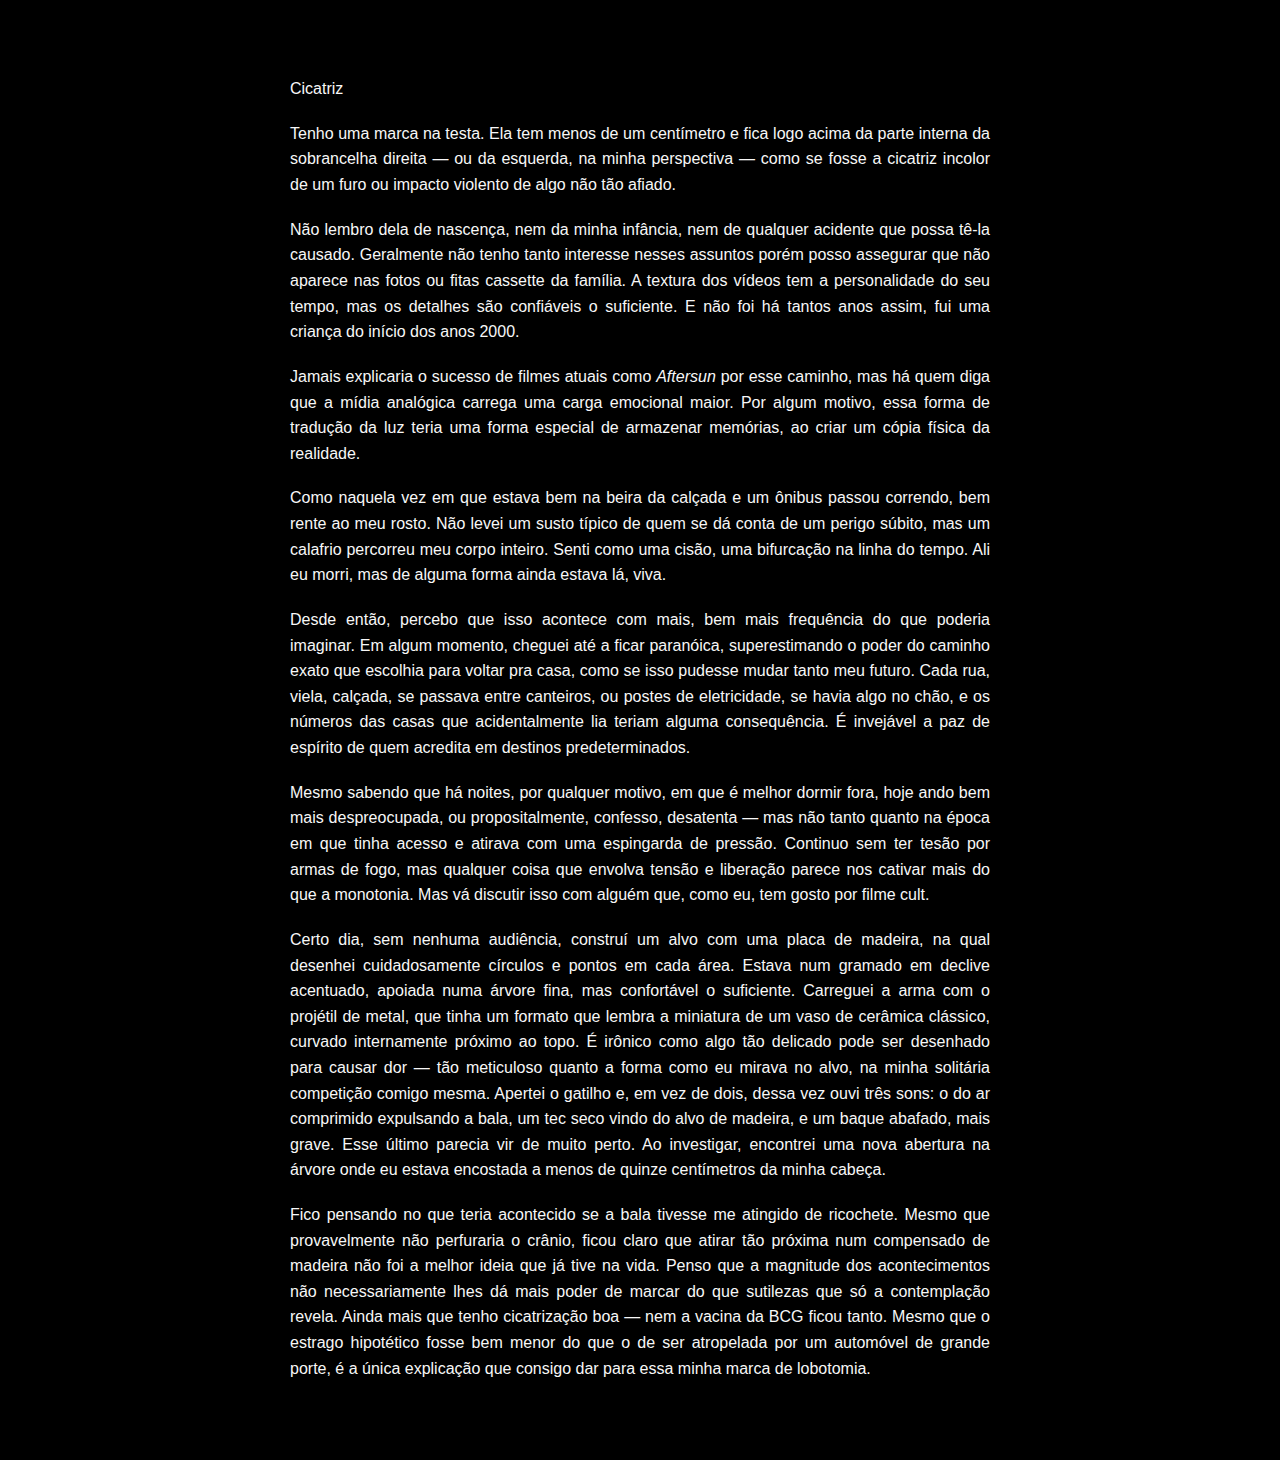
<file: cicatriz/index.html>
<!DOCTYPE html>
<html lang="pt-br">
<head>
  <meta charset="UTF-8">
  <title>Cicatriz</title>
  <style>
    body {
      margin: 0;
      padding: 0;
      background-color: #000000;
      color: #f7f7f7;
      font-family: Helvetica, Arial, sans-serif;
      display: flex;
      justify-content: center;
    }

    .container {
      max-width: 700px;
      padding: 60px 20px;
      text-align: justify;
      line-height: 1.6;
    }

    h1 {
      text-align: left;
      margin-bottom: 1.2em;
    }

    p {
      margin-bottom: 1.2em;
    }
  </style>
</head>
<body>
  <div class="container">
    <p>Cicatriz

    <p>Tenho uma marca na testa. Ela tem menos de um centímetro e fica logo acima da parte interna da sobrancelha direita — ou da esquerda, na minha perspectiva — como se fosse a cicatriz incolor de um furo ou impacto violento de algo não tão afiado.</p>

    <p>Não lembro dela de nascença, nem da minha infância, nem de qualquer acidente que possa tê-la causado. Geralmente não tenho tanto interesse nesses assuntos porém posso assegurar que não aparece nas fotos ou fitas cassette da família. A textura dos vídeos tem a personalidade do seu tempo, mas os detalhes são confiáveis o suficiente. E não foi há tantos anos assim, fui uma criança do início dos anos 2000.</p>

    <p>Jamais explicaria o sucesso de filmes atuais como <em>Aftersun</em> por esse caminho, mas há quem diga que a mídia analógica carrega uma carga emocional maior. Por algum motivo, essa forma de tradução da luz teria uma forma especial de armazenar memórias, ao criar um cópia física da realidade.</p>

    <p>Como naquela vez em que estava bem na beira da calçada e um ônibus passou correndo, bem rente ao meu rosto. Não levei um susto típico de quem se dá conta de um perigo súbito, mas um calafrio percorreu meu corpo inteiro. Senti como uma cisão, uma bifurcação na linha do tempo. Ali eu morri, mas de alguma forma ainda estava lá, viva.</p>

    <p>Desde então, percebo que isso acontece com mais, bem mais frequência do que poderia imaginar. Em algum momento, cheguei até a ficar paranóica, superestimando o poder do caminho exato que escolhia para voltar pra casa, como se isso pudesse mudar tanto meu futuro. Cada rua, viela, calçada, se passava entre canteiros, ou postes de eletricidade, se havia algo no chão, e os números das casas que acidentalmente lia teriam alguma consequência. É invejável a paz de espírito de quem acredita em destinos predeterminados.</p>

    <p>Mesmo sabendo que há noites, por qualquer motivo, em que é melhor dormir fora, hoje ando bem mais despreocupada, ou propositalmente, confesso, desatenta — mas não tanto quanto na época em que tinha acesso e atirava com uma espingarda de pressão. Continuo sem ter tesão por armas de fogo, mas qualquer coisa que envolva tensão e liberação parece nos cativar mais do que a monotonia. Mas vá discutir isso com alguém que, como eu, tem gosto por filme cult.</p>

    <p>Certo dia, sem nenhuma audiência, construí um alvo com uma placa de madeira, na qual desenhei cuidadosamente círculos e pontos em cada área. Estava num gramado em declive acentuado, apoiada numa árvore fina, mas confortável o suficiente. 
Carreguei a arma com o projétil de metal, que tinha um formato que lembra a miniatura de um vaso de cerâmica clássico,
curvado internamente próximo ao topo. É irônico como algo tão delicado pode ser desenhado para causar dor — tão meticuloso
quanto a forma como eu mirava no alvo, na minha solitária competição comigo mesma. Apertei o gatilho e, em vez de dois, 
dessa vez ouvi três sons: o do ar comprimido expulsando a bala, um tec seco vindo do alvo de madeira, e um baque abafado,
mais grave. Esse último parecia vir de muito perto. Ao investigar, encontrei uma nova abertura na árvore onde eu estava 
encostada a menos de quinze centímetros da minha cabeça. 
    <p>Fico pensando no que teria acontecido se a bala tivesse me atingido de ricochete. Mesmo que provavelmente não perfuraria o
crânio, ficou claro que atirar tão próxima num compensado de madeira não foi a melhor ideia que já tive na vida. Penso que a
magnitude dos acontecimentos não necessariamente lhes dá mais poder de marcar do que sutilezas que só a contemplação revela.
Ainda mais que tenho cicatrização boa — nem a vacina da BCG ficou tanto. Mesmo que o estrago hipotético fosse bem menor do
que o de ser atropelada por um automóvel de grande porte, é a única explicação que consigo dar para essa minha marca de 
lobotomia.
</file>
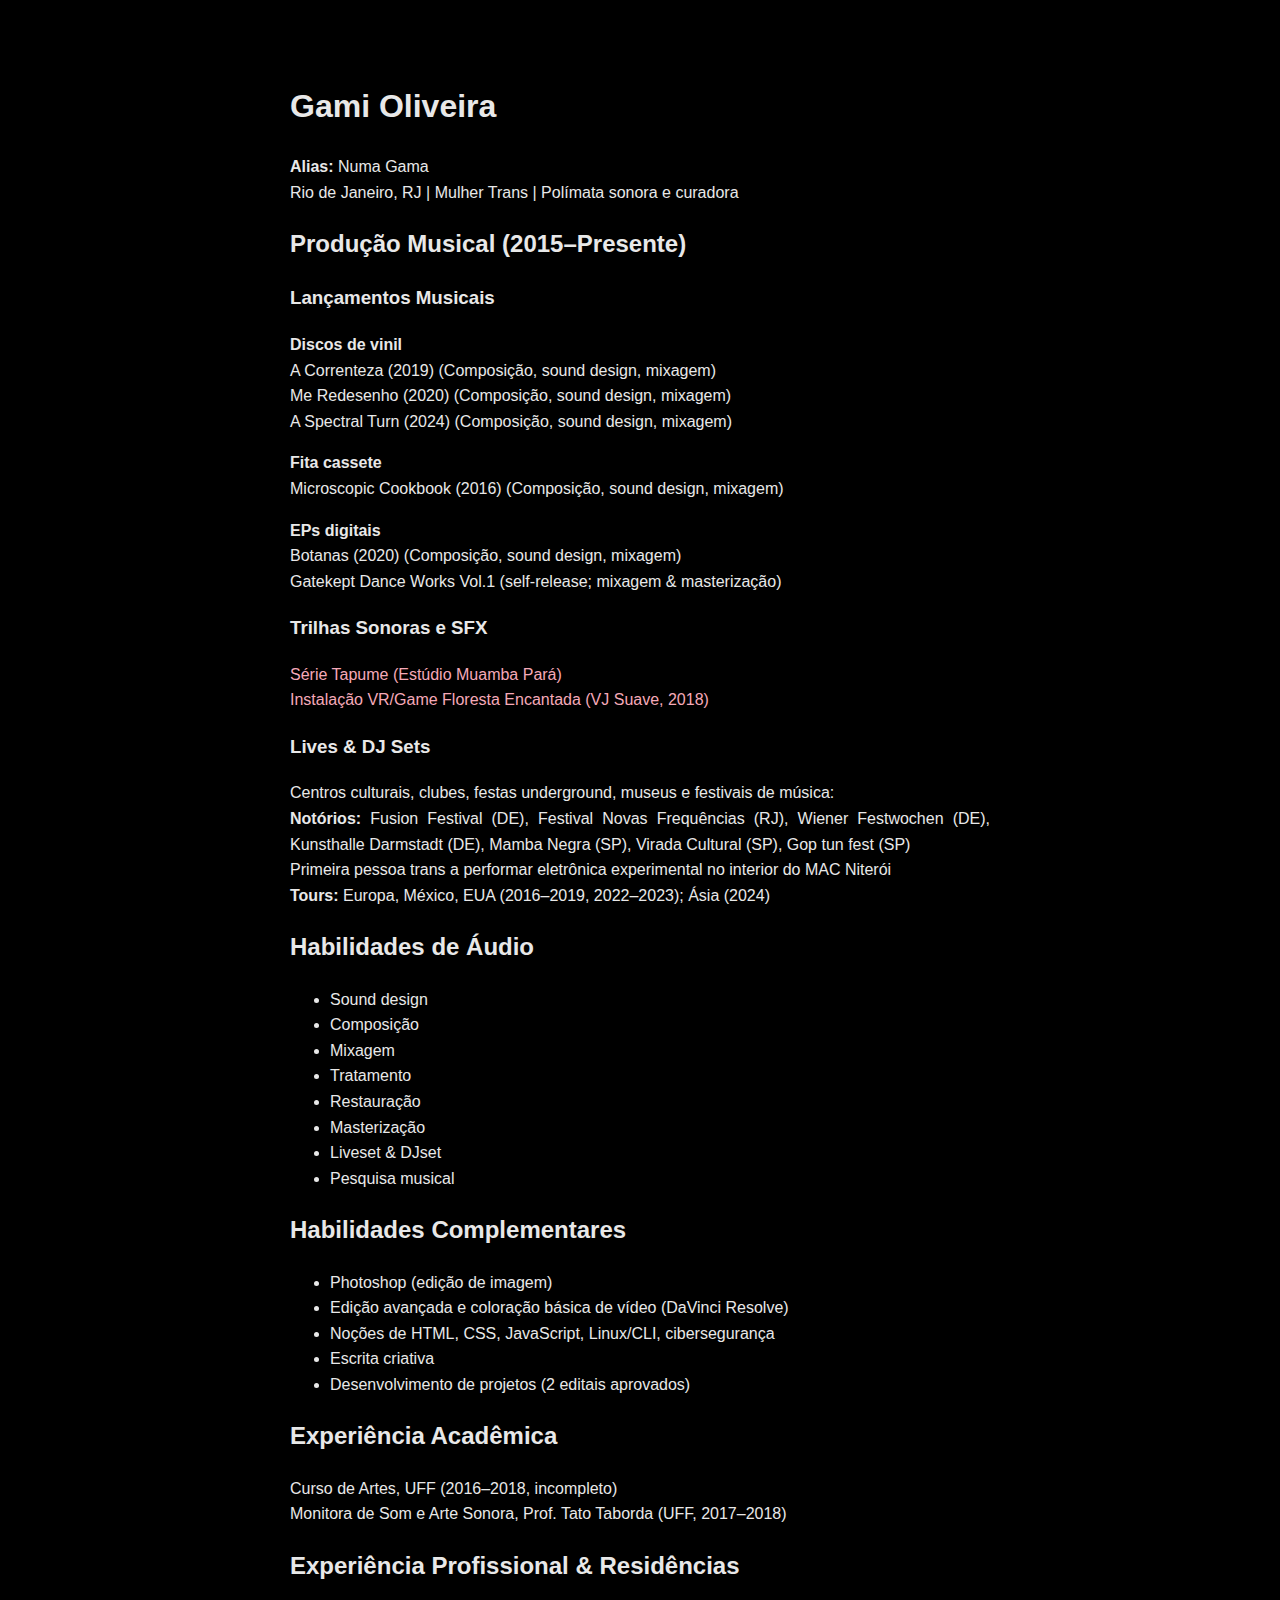
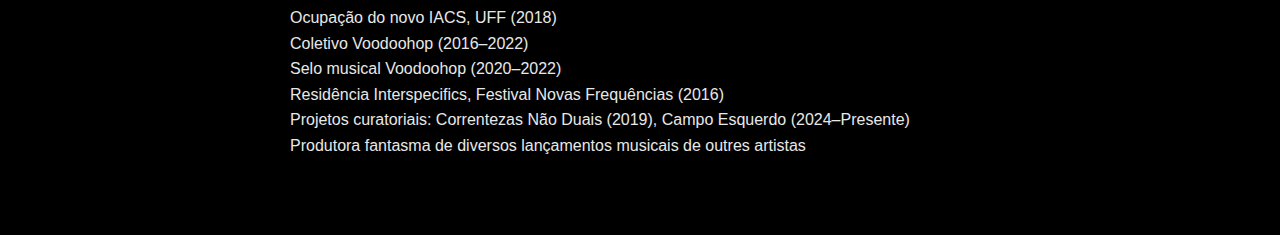
<file: cv/index.html>
<!DOCTYPE html>
<html lang="pt-br">
<head>
  <meta charset="UTF-8">
  <meta name="viewport" content="width=device-width, initial-scale=1.0">
  <title>Gami Oliveira - Currículo</title>
  <style>
    body {
      margin: 0;
      padding: 0;
      background-color: #000000;
      color: #e8e8e8;
      font-family: Helvetica, Arial, sans-serif;
      display: flex;
      justify-content: center;
    }

    a {
    color: #f5a9b8; /* change this to any color you like */
    text-decoration: none; /* removes underline */
  }

  a:hover {
    color: #5BCCEFA; /* color when hovering */
    text-decoration: none; /* optional hover effect */
  }

    .container {
      max-width: 700px;
      padding: 60px 20px;
      text-align: justify;
      line-height: 1.6;
    }
  </style>
</head>
<body>
  <div class="container">
    <h1>Gami Oliveira</h1>
    <p><strong>Alias:</strong> Numa Gama<br>
    Rio de Janeiro, RJ | Mulher Trans | Polímata sonora e curadora</p>

    <h2>Produção Musical (2015–Presente)</h2>

    <h3>Lançamentos Musicais</h3>
    <p><strong>Discos de vinil</strong><br>
    A Correnteza (2019) (Composição, sound design, mixagem)<br>
    Me Redesenho (2020) (Composição, sound design, mixagem)<br>
    A Spectral Turn (2024) (Composição, sound design, mixagem)</p>

    <p><strong>Fita cassete</strong><br>
    Microscopic Cookbook (2016) (Composição, sound design, mixagem)</p>

    <p><strong>EPs digitais</strong><br>
    Botanas (2020) (Composição, sound design, mixagem)<br>
    Gatekept Dance Works Vol.1 (self-release; mixagem & masterização)</p>

    <h3>Trilhas Sonoras e SFX</h3>
    <p><a href="https://cinematecaparaense.com/2019/10/29/tapume-serie-em-5-episodios/" target="_blank">  Série Tapume (Estúdio Muamba Pará)</a><br>
        <a href="https://cinematecaparaense.com/2019/10/29/tapume-serie-em-5-episodios/" target="_blank">  Instalação VR/Game Floresta Encantada (VJ Suave, 2018) </a></p>

    <h3>Lives & DJ Sets</h3>
    <p>Centros culturais, clubes, festas underground, museus e festivais de música:<br>
    <strong>Notórios:</strong> Fusion Festival (DE), Festival Novas Frequências (RJ), Wiener Festwochen (DE), Kunsthalle Darmstadt (DE), Mamba Negra (SP), Virada Cultural (SP), Gop tun fest (SP)<br>
    Primeira pessoa trans a performar eletrônica experimental no interior do MAC Niterói<br>
    <strong>Tours:</strong> Europa, México, EUA (2016–2019, 2022–2023); Ásia (2024)</p>

    <h2>Habilidades de Áudio</h2>
    <ul>
      <li>Sound design</li>
      <li>Composição</li>
      <li>Mixagem</li>
      <li>Tratamento</li>
      <li>Restauração</li>
      <li>Masterização</li>
      <li>Liveset & DJset</li>
      <li>Pesquisa musical</li>
    </ul>

    <h2>Habilidades Complementares</h2>
    <ul>
      <li>Photoshop (edição de imagem)</li>
      <li>Edição avançada e coloração básica de vídeo (DaVinci Resolve)</li>
      <li>Noções de HTML, CSS, JavaScript, Linux/CLI, cibersegurança</li>
      <li>Escrita criativa</li>
      <li>Desenvolvimento de projetos (2 editais aprovados)</li>
    </ul>

    <h2>Experiência Acadêmica</h2>
    <p>Curso de Artes, UFF (2016–2018, incompleto)<br>
    Monitora de Som e Arte Sonora, Prof. Tato Taborda (UFF, 2017–2018)</p>

    <h2>Experiência Profissional & Residências</h2>
    <p>Ocupação do novo IACS, UFF (2018)<br>
    Coletivo Voodoohop (2016–2022)<br>
    Selo musical Voodoohop (2020–2022)<br>
    Residência Interspecifics, Festival Novas Frequências (2016)<br>
    Projetos curatoriais: Correntezas Não Duais (2019), Campo Esquerdo (2024–Presente)<br>
    Produtora fantasma de diversos lançamentos musicais de outres artistas</p>
  </div>
</body>
</html>
</file>
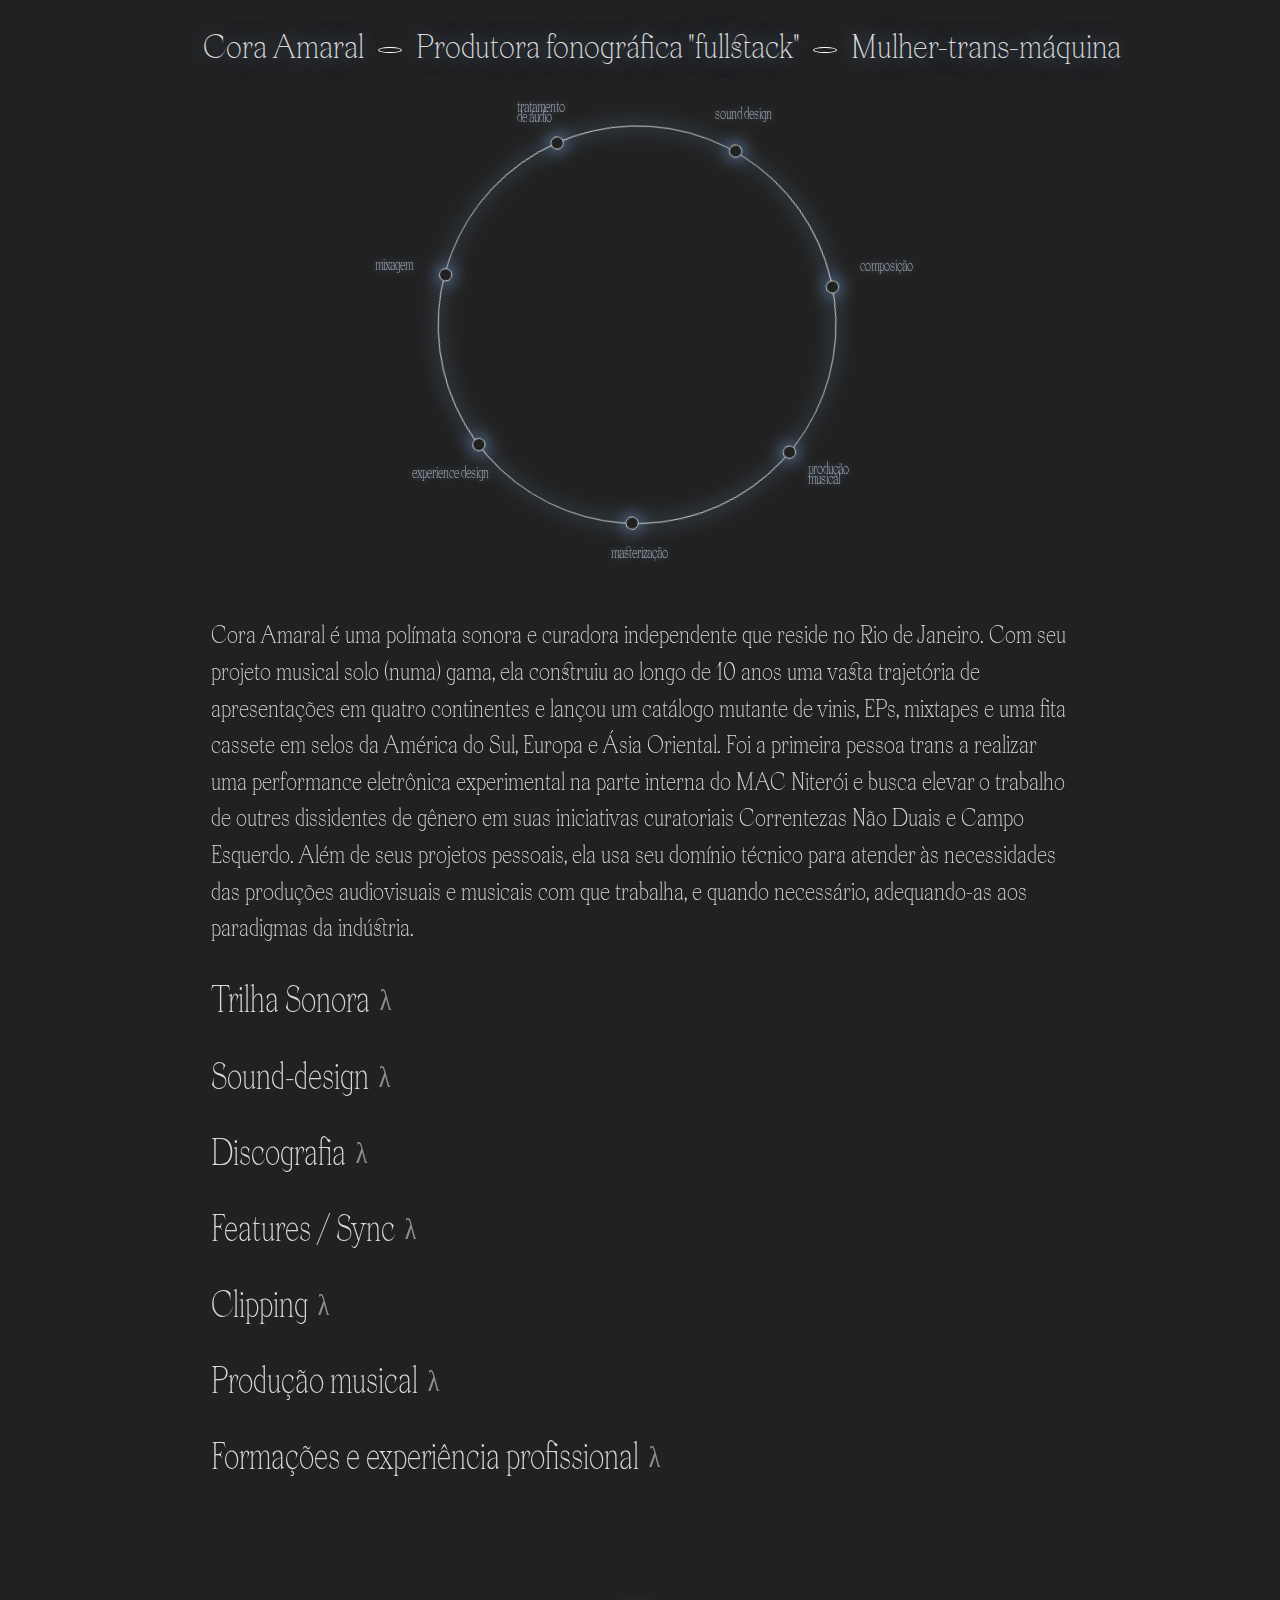
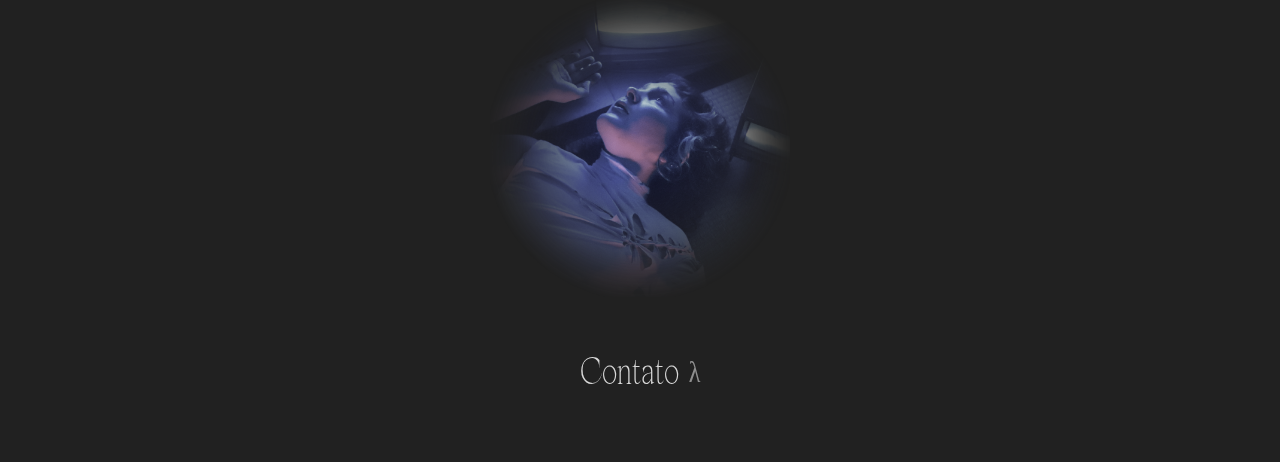
<file: portfolio/index.html>
<!DOCTYPE html>
<html lang="pt-BR">
<head>
    <meta charset="UTF-8">
    <meta name="viewport" content="width=device-width, initial-scale=1.0">
    <title>Cora Amaral - Portfolio</title>
    <link rel="stylesheet" href="style.css">
</head>
<body>
    <div class="container">
        <header>
           <div class="glow-effect"> 
  <h1>
    Cora Amaral 
    <span class="circle"></span> 
    Produtora fonográfica "fullstack" 
    <span class="circle"></span> 
    Mulher-trans-máquina
  </h1>
</div>
        </header>

        <section class="diagram-section">
            <div class="diagram-wrapper">
               <div class="phoned">
                
             <div class="glow-effect"> <img src="assets/fullvector.svg" class="dots-diagram" alt="Rotating diagram of skills"/></div>         
                <span class="label" id="label1">composição</span>
                <span class="label" id="label2">produção </br> musical</span>
                <span class="label" id="label3">masterização</span>
                <span class="label" id="label4">experience design</span>
                <span class="label" id="label5">mixagem</span>
                <span class="label" id="label6">tratamento 
                    </br>de áudio</span>
                <span class="label" id="label7">sound design</span>
            </div> </div>
        </section>
        <div class="marginfix">
        <section class="bio"> 
            <p>Cora Amaral é uma polímata sonora e curadora independente que reside no Rio de Janeiro. Com seu projeto musical solo (numa) gama, ela construiu ao longo de 10 anos uma vasta trajetória de apresentações em quatro continentes e lançou um catálogo mutante de vinis, EPs, mixtapes e uma fita cassete em selos da América do Sul, Europa e Ásia Oriental. Foi a primeira pessoa trans a realizar uma performance eletrônica experimental na parte interna do MAC Niterói e busca elevar o trabalho de outres dissidentes de gênero em suas iniciativas curatoriais Correntezas Não Duais e Campo Esquerdo. Além de seus projetos pessoais, ela usa seu domínio técnico para atender às necessidades das produções audiovisuais e musicais com que trabalha, e quando necessário, adequando-as aos paradigmas da indústria. </p>
        </section>

        <section>
            <h2 class="collapsible">Trilha Sonora</h2>
            <div class="collapsible-content">
                <ul>
                    <li>Trilha ao vivo para o trabalho "Práticas Para Habitar O Subterrâneo" (Sesc Pompeia, 2025)</li>
                    <li><a href="#" class="video-link" data-video="./videos/blueamber.mp4">Blue Amber de Miki Tanaka (Tokyo, 2025)</a></li>
                    <li><a href="#" class="video-link" data-video="./videos/tapume1.mp4">Tapume de Muamba Estúdio (Pará, 2017)</a></li>
                    <li><a href="https://youtu.be/GqyAc6R-7JE" target="_blank" class="external-link">Finalização em "Roda de Força" de VJ Suave</a></li>
                    <li>Ambiência da Exposição "Floresta Encantada" de VJ Suave (Caixa Cultural)</li>
                    <li><a href="#" class="video-link" data-video="./videos/Laralowres.mov">Lara Tacke Apresentação</a></li>
               </br>  </ul> 
            </div>
        </section>

        <section>
            <h2 class="collapsible">Sound-design</h2>
            <div class="collapsible-content">
                <ul>
                    <li><a href="#" class="video-link" data-video="./videos/floresta.mp4">Instalação VR Floresta Encantada (Cristais)</a></li>
                    <li><a href="https://centrocultural.sp.gov.br/discoteca-85-numa-gama-memorias-de-oneyda-ep/" target="_blank" class="external-link">Memórias de Oneyda (EP, Centro Cultural São Paulo, BR, 2021)</a></li>
             </br>   </ul>  
            </div>
        </section>

        <section>
            <h2 class="collapsible">Discografia</h2>
            <div class="collapsible-content">
                <ul>
                    <li><a href="https://numagama.bandcamp.com/album/a-spectral-turn" target="_blank" class="external-link">A Spectral Turn (LP, Bie, China, 2024)</a></li>
                    <li><a href="https://numagama.bandcamp.com/album/gatekept-dance-works-vol-1" target="_blank" class="external-link">Gatekept Dance Works Vol 1 (EP, self-release, Brasil, 2025)</a></li>
                    <li><a href="https://numagama.bandcamp.com/album/gatekept-dance-works-vol-2" target="_blank" class="external-link">Gatekept Dance Works Vol 2 (EP, self-release, Brasil, 2025)</a></li>
                    <li><a href="https://numagama.bandcamp.com/album/memorias-de-oneyda" target="_blank" class="external-link">Memórias de Oneyda (EP, Centro Cultural São Paulo, BR, 2021)</a></li>
                    <li>Botanas (EP, Shika-Shika, Argentina, 2020)</li>
                    <li>Me Redesenho (LP, vooodhop, internacional, 2020)</li>
                    <li><a href="https://numagama.bandcamp.com/track/sapa-sincron-a" target="_blank" class="external-link">Sapa sincronia (EP, También, Ecuador, 2020)</a></li>
                    <li>A correnteza (LP, Nomade, Alemanha, 2019)</li>
                    <li><a href="https://numagama.bandcamp.com/album/microscopic-cookbook-5th-anniversary-edition" target="_blank" class="external-link">Microscopic Cookbook (Cassette, chillmountain, Japão, 2017)</a></li>
                </ul>
                <p class="note">Todos álbuns criados e mixados por numa gama. Com exceção da série Gatekept Dance Works que foi criada, mixada e masterizada pela própria artista.</p>
            </br> </div>
        </section>

        <section>
            <h2 class="collapsible">Features / Sync</h2>
            <div class="collapsible-content">
                <ul>
                    <li>Keine Rückkehr Numa Gama & Rina Ponto para a série da BBC Dope Girls</li>
                </br> </ul>
            </div>
        </section>

        <section>
            <h2><a href="https://www.instagram.com/stories/highlights/17870314541784328/" target="_blank" style="color: inherit; text-decoration: none;">Clipping</a></h2>
        </section>

        <section>
            <h2 class="collapsible">Produção musical</h2>
            <div class="collapsible-content">
                <ul>
                    <li><a href="https://www.youtube.com/playlist?list=OLAK5uy_mRbi8hPRJpJgrREHXXPJpHjeb2tByWdrk" target="_blank" class="external-link">Superturbo - Вирикута [Produção, Mixagem, Masterização]</a></li>
                    <li><a href="https://www.youtube.com/watch?v=TrCKVlcusvY&list=OLAK5uy_kQByJMeezFEFKCIQQ3csk9hhzQlJkDINg" target="_blank" class="external-link">Kurup - Haunted Coconuts [Masterização]</a></li>
                    <li><a href="https://youtu.be/qWxwmb6bjsQ" target="_blank" class="external-link">Viridiana - Pérolas de Plástico [Masterização]</a></li>
                    <li>Fortunato - Mutual Pleasures [Masterização]</li>
               </br>  </ul>
            </div>
        </section>

        <section>
            <h2 class="collapsible">Formações e experiência profissional</h2>
            <div class="collapsible-content">
                <ul>
                    <li>Bacharelado em Artes na Universidade Federal Fluminense</li>
                    <li>12 Anos de Ableton Live</li>
                    <li>14 Anos de Photoshop</li>
                    <li>Vasta experiencia com programas da iZotope</li>
                    <li>Aceleração Labsossonica Oi Futuro (2021)</li>
                    <li>Label Manager Voodoohop (2020–2022)</li>
                    <li>Residência Interspecics, Festival Novas Frequências (2016)</li>
                    <li>Correntezas Não Duais (2019)</li>
                    <li>Campo Esquerdo (2024-Presente)</li>
                    <li>Web3 Community Manager no Koletivo Labs (web3, 2021-2023)</li>
                    <li>Event Manager no The DAOist (2024)</li> 
                    <li>Edição de vídeo avançada, Design gráfico intermediário, e noções web design</li>
                </br> 
                </ul>
            </div>
        </section>
    </br>   
         </br>
         <section>
          <div class="diagram-section">  <div class="profile-wrapper"> 
             <img src="assets/pfp.png" class="profile-image circular-fade-edges" alt="cora"/></div> </div>
           <center> <ul>
               <h2 class="collapsible" style="justify-content: center !important;">Contato</h2>
            <div class="collapsible-content">
            <li>audio@numagama.com</li>
             <p class="note"> <span style="font-style: normal;">numagama nas redes sociais</span></p>
                </ul>  </div></center>
        </section>

       


    </div>
</div>
    <!-- Video Modal -->
    <div id="videoModal" class="modal">
        <div class="modal-content">
            <span class="close-modal">&times;</span>
            <video id="modalVideo" controls playsinline>
                <source src="" type="video/mp4">
                <source src="" type="video/quicktime">
                Your browser does not support the video tag.
            </video>
        </div>
    </div>

    <script src="script.js"></script>
    <script>
        // Handle collapsible sections
        document.querySelectorAll('.collapsible').forEach(header => {
            header.addEventListener('click', () => {
                header.classList.toggle('active');
                const content = header.nextElementSibling;
                if (content && content.classList.contains('collapsible-content')) {
                    content.classList.toggle('active');
                }
            });
        });

        // Video Modal functionality
        const modal = document.getElementById('videoModal');
        const video = document.getElementById('modalVideo');
        const closeBtn = document.querySelector('.close-modal');

        // Open modal when clicking on video links
        document.querySelectorAll('.video-link').forEach(link => {
            link.addEventListener('click', (e) => {
                e.preventDefault();
                const videoUrl = link.getAttribute('data-video');
                // Update all source elements
                video.querySelectorAll('source').forEach(source => {
                    source.src = videoUrl;
                });
                video.load(); // Reload video with new source
                
                // Add show class to start transitions
                modal.classList.add('show');
                
                // Play video after transition completes
                setTimeout(() => {
                    video.play();
                }, 500);
            });
        });

        // Close modal when clicking close button or outside
        closeBtn.addEventListener('click', () => {
            modal.classList.remove('show');
            video.pause();
        });

        modal.addEventListener('click', (e) => {
            if (e.target === modal) {
                modal.classList.remove('show');
                video.pause();
            }
        });

        // Handle escape key
        document.addEventListener('keydown', (e) => {
            if (e.key === 'Escape' && modal.classList.contains('show')) {
                modal.classList.remove('show');
                video.pause();
            }
        });
    </script>
</body>
</html>
</file>
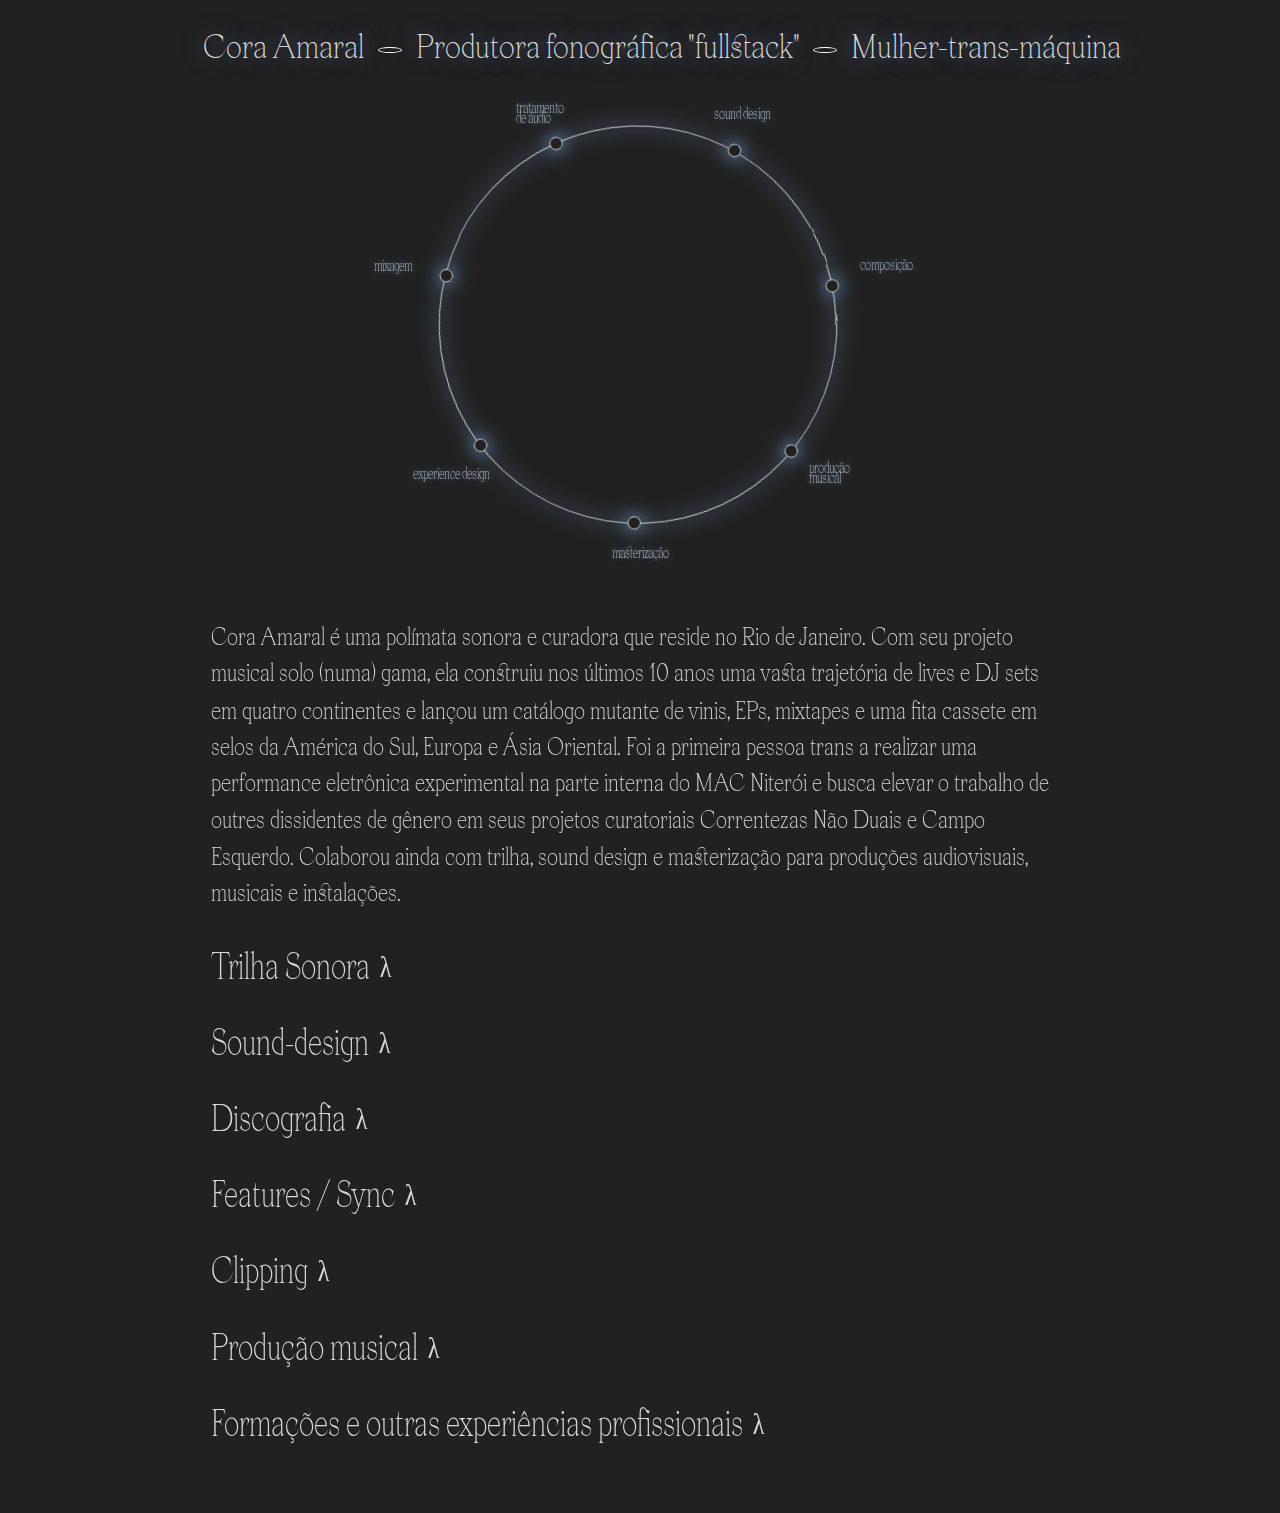
<file: portifolio/index.html>
<!DOCTYPE html>
<html lang="pt-BR">
<head>
    <meta charset="UTF-8">
    <meta name="viewport" content="width=device-width, initial-scale=1.0">
    <title>Cora Amaral - Portfolio</title>
    <link rel="stylesheet" href="style.css">
</head>
<body>
    <div class="container">
        <header>
           <div class="glow-effect"> 
  <h1>
    Cora Amaral 
    <span class="circle"></span> 
    Produtora fonográfica "fullstack" 
    <span class="circle"></span> 
    Mulher-trans-máquina
  </h1>
</div>
        </header>

        <section class="diagram-section">
            <div class="diagram-wrapper">
               <div class="phoned">
                
             <div class="glow-effect"> <img src="assets/fullvector.svg" class="dots-diagram" alt="Rotating diagram of skills"/></div>         
                <span class="label" id="label1">composição</span>
                <span class="label" id="label2">produção </br> musical</span>
                <span class="label" id="label3">masterização</span>
                <span class="label" id="label4">experience design</span>
                <span class="label" id="label5">mixagem</span>
                <span class="label" id="label6">tratamento 
                    </br>de áudio</span>
                <span class="label" id="label7">sound design</span>
            </div> </div>
        </section>
        <div class="marginfix">
        <section class="bio"> 
            <p>Cora Amaral é uma polímata sonora e curadora que reside no Rio de Janeiro. Com seu projeto musical solo (numa) gama, ela construiu nos últimos 10 anos uma vasta trajetória de lives e DJ sets em quatro continentes e lançou um catálogo mutante de vinis, EPs, mixtapes e uma fita cassete em selos da América do Sul, Europa e Ásia Oriental. Foi a primeira pessoa trans a realizar uma performance eletrônica experimental na parte interna do MAC Niterói e busca elevar o trabalho de outres dissidentes de gênero em seus projetos curatoriais Correntezas Não Duais e Campo Esquerdo. Colaborou ainda com trilha, sound design e masterização para produções audiovisuais, musicais e instalações.</p>
        </section>

        <section>
            <h2 class="collapsible">Trilha Sonora</h2>
            <div class="collapsible-content">
                <ul>
                    <li>Trilha ao vivo para o trabalho "Práticas Para Habitar O Subterrâneo" (Sesc Pompeia, 2025)</li>
                    <li><a href="#" class="video-link" data-video="./videos/blueamber.mp4">Blue Amber de Miki Tanaka (Tokyo, 2025)</a></li>
                    <li><a href="#" class="video-link" data-video="./videos/tapume1.mp4">Tapume de Muamba Estúdio (Pará, 2017)</a></li>
                    <li><a href="https://youtu.be/GqyAc6R-7JE" target="_blank" class="external-link">Finalização em "Roda de Força" de VJ Suave</a></li>
                    <li>Ambiência da Exposição "Floresta Encantada" de VJ Suave (Caixa Cultural)</li>
                    <li><a href="#" class="video-link" data-video="./videos/Laralowres.mov">Lara Tacke Apresentação</a></li>
               </br>  </ul> 
            </div>
        </section>

        <section>
            <h2 class="collapsible">Sound-design</h2>
            <div class="collapsible-content">
                <ul>
                    <li><a href="#" class="video-link" data-video="./videos/floresta.mp4">Instalação VR Floresta Encantada (Cristais)</a></li>
                    <li><a href="https://centrocultural.sp.gov.br/discoteca-85-numa-gama-memorias-de-oneyda-ep/" target="_blank" class="external-link">Memórias de Oneyda (EP, Centro Cultural São Paulo, BR, 2021)</a></li>
             </br>   </ul>  
            </div>
        </section>

        <section>
            <h2 class="collapsible">Discografia</h2>
            <div class="collapsible-content">
                <ul>
                    <li><a href="https://numagama.bandcamp.com/album/a-spectral-turn" target="_blank" class="external-link">A Spectral Turn (LP, Bie, China, 2024)</a></li>
                    <li><a href="https://numagama.bandcamp.com/album/gatekept-dance-works-vol-1" target="_blank" class="external-link">Gatekept Dance Works Vol 1 (EP, self-release, Brasil, 2025)</a></li>
                    <li><a href="https://numagama.bandcamp.com/album/gatekept-dance-works-vol-2" target="_blank" class="external-link">Gatekept Dance Works Vol 2 (EP, self-release, Brasil, 2025)</a></li>
                    <li><a href="https://numagama.bandcamp.com/album/memorias-de-oneyda" target="_blank" class="external-link">Memórias de Oneyda (EP, Centro Cultural São Paulo, BR, 2021)</a></li>
                    <li>Botanas (EP, Shika-Shika, Argentina, 2020)</li>
                    <li>Me Redesenho (LP, vooodhop, internacional, 2020)</li>
                    <li><a href="https://numagama.bandcamp.com/track/sapa-sincron-a" target="_blank" class="external-link">Sapa sincronia (EP, También, Ecuador, 2020)</a></li>
                    <li>A correnteza (LP, Nomade, Alemanha, 2019)</li>
                    <li><a href="https://numagama.bandcamp.com/album/microscopic-cookbook-5th-anniversary-edition" target="_blank" class="external-link">Microscopic Cookbook (Cassette, chillmountain, Japão, 2017)</a></li>
                </ul>
                <p class="note">Todos álbuns criados e mixados por numa gama. Com exceção da série Gatekept Dance Works que foi criada, mixada e masterizada pela própria artista.</p>
            </br> </div>
        </section>

        <section>
            <h2 class="collapsible">Features / Sync</h2>
            <div class="collapsible-content">
                <ul>
                    <li>Keine Rückkehr Numa Gama & Rina Ponto para a série da BBC Dope Girls</li>
                </br> </ul>
            </div>
        </section>

        <section>
            <h2><a href="https://www.instagram.com/stories/highlights/17870314541784328/" target="_blank" style="color: inherit; text-decoration: none;">Clipping</a></h2>
        </section>

        <section>
            <h2 class="collapsible">Produção musical</h2>
            <div class="collapsible-content">
                <ul>
                    <li><a href="https://www.youtube.com/playlist?list=OLAK5uy_mRbi8hPRJpJgrREHXXPJpHjeb2tByWdrk" target="_blank" class="external-link">Superturbo - Вирикута [Produção, Mixagem, Masterização]</a></li>
                    <li><a href="https://www.youtube.com/watch?v=TrCKVlcusvY&list=OLAK5uy_kQByJMeezFEFKCIQQ3csk9hhzQlJkDINg" target="_blank" class="external-link">Kurup - Haunted Coconuts [Masterização]</a></li>
                    <li><a href="https://youtu.be/qWxwmb6bjsQ" target="_blank" class="external-link">Viridiana - Pérolas de Plástico [Masterização]</a></li>
                    <li>Fortunato - Mutual Pleasures [Masterização]</li>
               </br>  </ul>
            </div>
        </section>

        <section>
            <h2 class="collapsible">Formações e outras experiências profissionais</h2>
            <div class="collapsible-content">
                <ul>
                    <li>Artes UFF</li>
                    <li>Aceleração Labsossonica Oi Futuro (2021)</li>
                    <li>Label Manager Voodoohop (2020–2022)</li>
                    <li>Residência Interspecics, Festival Novas Frequências (2016)</li>
                    <li>Correntezas Não Duais (2019)</li>
                    <li>Campo Esquerdo (2024-Presente)</li>
                    <li>Web3 Community Manager no Koletivo Labs (web3, 2021-2023)</li>
                    <li>Event Manager no The DAOist (2024)</li> </br> 
                </ul>
            </div>
        </section>
    </div>
</div>
    <!-- Video Modal -->
    <div id="videoModal" class="modal">
        <div class="modal-content">
            <span class="close-modal">&times;</span>
            <video id="modalVideo" controls playsinline>
                <source src="" type="video/mp4">
                <source src="" type="video/quicktime">
                Your browser does not support the video tag.
            </video>
        </div>
    </div>

    <script src="script.js"></script>
    <script>
        // Handle collapsible sections
        document.querySelectorAll('.collapsible').forEach(header => {
            header.addEventListener('click', () => {
                header.classList.toggle('active');
                const content = header.nextElementSibling;
                if (content && content.classList.contains('collapsible-content')) {
                    content.classList.toggle('active');
                }
            });
        });

        // Video Modal functionality
        const modal = document.getElementById('videoModal');
        const video = document.getElementById('modalVideo');
        const closeBtn = document.querySelector('.close-modal');

        // Open modal when clicking on video links
        document.querySelectorAll('.video-link').forEach(link => {
            link.addEventListener('click', (e) => {
                e.preventDefault();
                const videoUrl = link.getAttribute('data-video');
                // Update all source elements
                video.querySelectorAll('source').forEach(source => {
                    source.src = videoUrl;
                });
                video.load(); // Reload video with new source
                
                // Add show class to start transitions
                modal.classList.add('show');
                
                // Play video after transition completes
                setTimeout(() => {
                    video.play();
                }, 500);
            });
        });

        // Close modal when clicking close button or outside
        closeBtn.addEventListener('click', () => {
            modal.classList.remove('show');
            video.pause();
        });

        modal.addEventListener('click', (e) => {
            if (e.target === modal) {
                modal.classList.remove('show');
                video.pause();
            }
        });

        // Handle escape key
        document.addEventListener('keydown', (e) => {
            if (e.key === 'Escape' && modal.classList.contains('show')) {
                modal.classList.remove('show');
                video.pause();
            }
        });
    </script>
</body>
</html>
</file>
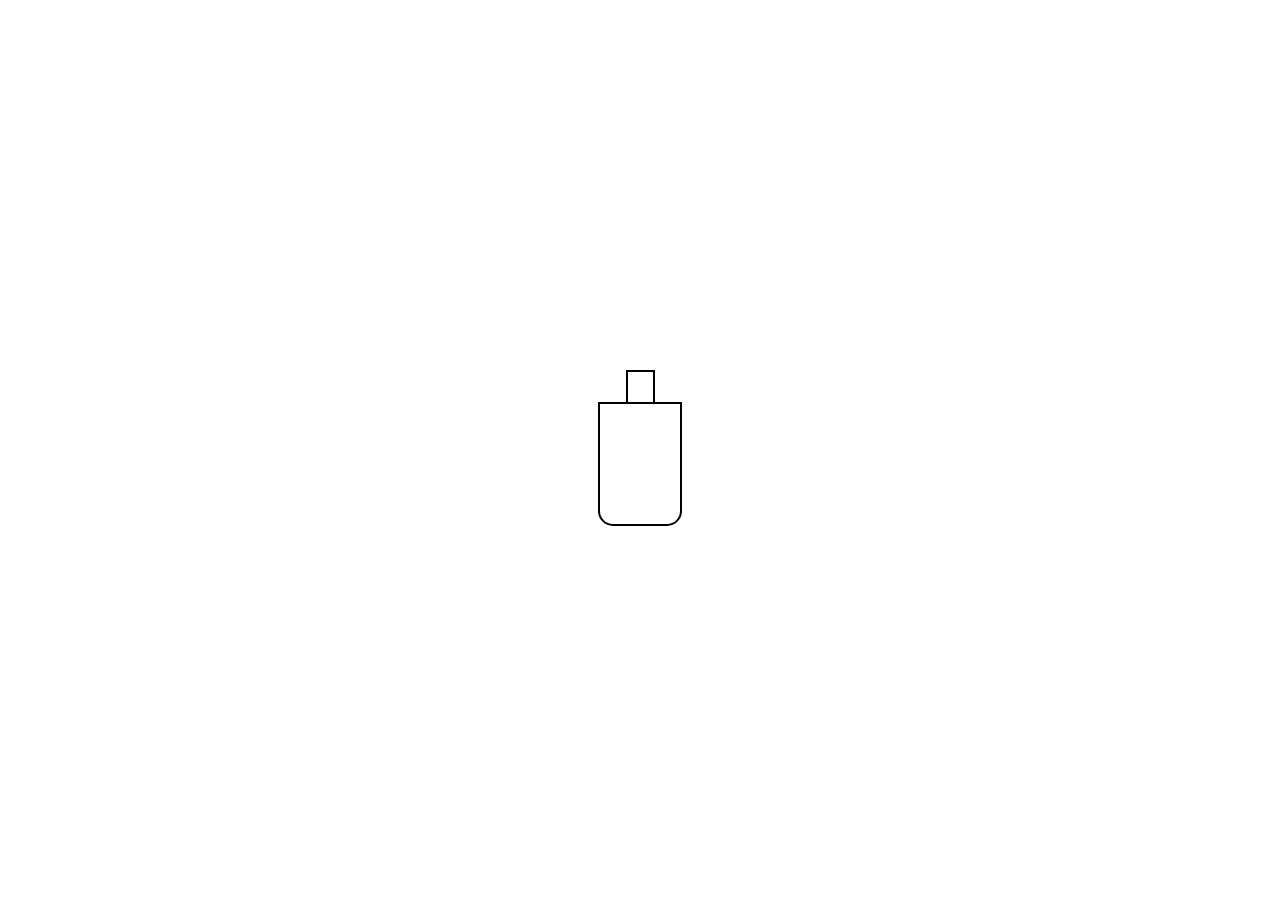
<file: whoare/index.html>
<!DOCTYPE html>
<html lang="en">
<head>
    <meta charset="UTF-8">
    <meta name="viewport" content="width=device-width, initial-scale=1.0">
    <title>fill up the bottle to find out who you trully are</title>
    <style>
        body {
            margin: 0;
            padding: 0;
            height: 100vh;
            overflow: hidden;
            cursor: crosshair;
        }

        .droplet {
            position: absolute;
            width: 20px;
            height: 30px;
            background: #ffd700;
            border-radius: 50% 50% 50% 50% / 60% 60% 40% 40%;
            box-shadow: 0 0 10px rgba(255, 215, 0, 0.6);
            animation: fall 2s linear forwards;
            pointer-events: none;
        }

        @keyframes fall {
            0% {
                transform: translateY(0);
                opacity: 1;
            }
            100% {
                transform: translateY(100vh);
                opacity: 0;
            }
        }

        .bottle {
            position: absolute;
            top: 50%;
            left: 50%;
            transform: translate(-50%, -50%);
            width: 100px;
            height: 160px;
        }

        .bottle-neck {
            width: 25px;
            height: 30px;
            border: 2px solid black;
            border-bottom: none;
            margin: 0 auto;
            background: transparent;
        }

        .bottle-body {
            width: 80px;
            height: 120px;
            border: 2px solid black;
            border-radius: 0 0 15px 15px;
            margin: 0 auto;
            background: transparent;
            position: relative;
            overflow: hidden;
        }

        .bottle-liquid {
            position: absolute;
            bottom: 0;
            left: 0;
            width: 100%;
            height: 0%;
            background: #ffd700;
            transition: height 0.3s ease;
            border-radius: 0 0 13px 13px;
        }

        .fancy-text {
            position: absolute;
            top: 20%;
            left: 50%;
            transform: translateX(-50%);
            font-family: 'Comic Sans MS', cursive, sans-serif;
            font-size: 24px;
            font-weight: bold;
            color: #ff6b6b;
            text-shadow: 2px 2px 4px rgba(0,0,0,0.5);
            background: linear-gradient(45deg, #ff6b6b, #ffd93d, #6bcf7f, #4ecdc4, #45b7d1);
            background-size: 400% 400%;
            -webkit-background-clip: text;
            -webkit-text-fill-color: transparent;
            background-clip: text;
            animation: rainbow 2s ease-in-out infinite, bounce 0.5s ease-in-out;
            text-align: center;
            display: none;
        }

        @keyframes rainbow {
            0% { background-position: 0% 50%; }
            50% { background-position: 100% 50%; }
            100% { background-position: 0% 50%; }
        }

        @keyframes bounce {
            0%, 100% { transform: translateX(-50%) translateY(0); }
            50% { transform: translateX(-50%) translateY(-10px); }
        }
    </style>
</head>
<body>
    <div class="bottle">
        <div class="bottle-neck"></div>
        <div class="bottle-body">
            <div class="bottle-liquid"></div>
        </div>
    </div>

    <div class="fancy-text">U R my little piss bottle</div>

    <script>
        let liquidLevel = 0;
        const maxLevel = 100;

        function checkCollision(droplet) {
            const dropletRect = droplet.getBoundingClientRect();
            const bottle = document.querySelector('.bottle');
            const bottleBodyRect = bottle.querySelector('.bottle-body').getBoundingClientRect();
            
            return (
                dropletRect.left < bottleBodyRect.right &&
                dropletRect.right > bottleBodyRect.left &&
                dropletRect.top < bottleBodyRect.bottom &&
                dropletRect.bottom > bottleBodyRect.top
            );
        }

        function fillBottle() {
            if (liquidLevel < maxLevel) {
                liquidLevel += 8;
                const liquid = document.querySelector('.bottle-liquid');
                liquid.style.height = liquidLevel + '%';
                
                // Show fancy text when bottle is full
                if (liquidLevel >= maxLevel) {
                    const fancyText = document.querySelector('.fancy-text');
                    fancyText.style.display = 'block';
                }
            }
        }

        document.addEventListener('click', function(e) {
            // Create a new droplet element
            const droplet = document.createElement('div');
            droplet.classList.add('droplet');
            
            // Position the droplet at the click location
            droplet.style.left = (e.clientX - 10) + 'px'; // Center the droplet on cursor
            droplet.style.top = (e.clientY - 15) + 'px';
            
            // Add the droplet to the body
            document.body.appendChild(droplet);
            
            // Check for collision during fall
            const checkInterval = setInterval(() => {
                if (checkCollision(droplet)) {
                    fillBottle();
                    droplet.remove();
                    clearInterval(checkInterval);
                }
            }, 16);
            
            // Remove the droplet after animation completes
            setTimeout(() => {
                if (droplet.parentNode) {
                    droplet.parentNode.removeChild(droplet);
                }
                clearInterval(checkInterval);
            }, 2000);
        });
    </script>
</body>
</html>
</file>
<file: portfolio/style.css>
@font-face {
    font-family: 'Apoc Display';
    src: url('font/Apoc Display Revelations.ttf') format('truetype');
}

* {
    margin: 0em;
    padding: 0;
    box-sizing: border-box;
    position: relative;
}

body {
    background-color: #212121;
    color: #D9D9D9;
    font-family: 'Apoc Display', serif;
    line-height: 1.6;
    overflow-x: hidden;
}

@supports (animation-timeline: scroll()) {
    h1 {
        animation-timeline: scroll();
        transition: all 0.3s cubic-bezier(0.4, 0, 0.2, 1);
    }
}

.container {
    max-width: 900px;
    margin: 0 auto;
    padding: 2vw 1vw;
    position:relative;
}

header {
    text-align: center;
    
    
}

.marginfix {
    margin: 0.5em;
}

@keyframes glowMotion {
    0% { text-shadow: 0 0 23.5px rgba(135, 189, 255, 0.8); }
    50% { text-shadow: 0 0 30px rgba(135, 189, 255, 0.6); }
    100% { text-shadow: 0 0 23.5px rgba(135, 189, 255, 0.8); }
}

.glow-effect {
    text-shadow: 0 0 22.5px rgba(135, 189, 255, 0.5);
    will-change: text-shadow;
}

h1 {
    font-size: 1.863rem;
    font-weight: 300;
    letter-spacing: 0em;   
    margin-bottom: 1em;
    text-wrap: nowrap;
    transform: scale(1,2, 1.2);
    
}

.balls {
    width: 1.5rem;
    height: auto;
    vertical-align: middle;
    margin: 0 0.2rem;
    border-radius: 50%;
 
}


.circle {
  display: inline-block;
  width: 1.5rem;
  height: 0.4rem;
  border: 0.01em solid #ffffff;
  border-radius: 50%;
  vertical-align: middle;
  margin: 0 0.5rem;
  animation: pulse 10s ease-in-out infinite;
}


.circular-fade-edges {
  mask-image: radial-gradient(circle, black 40%, transparent 90%);
  -webkit-mask-image: radial-gradient(circle, black 50%, transparent 90%);
}

@keyframes pulse {
  0%, 100% {
    height: 0.01rem;
  }
  50% {
    height: 0.7rem;
  }
}


.diagram-section {
    display: flex;
    justify-content: center;
    align-items: center;
    margin: 1px 0;
    min-height: 100px;
    padding: 1px 0;
   
}

.diagram-wrapper {
    position: relative;
    width: 30em;
    max-width: 30em;
    height: 30em;
    margin: 0 auto;
}

.profile-wrapper {
    position: relative;
    width: 20em;
    max-width: 20em;
    height: 20em;
    margin: 2em auto;
}

.profile-image {
    display: block;
    width: 100%;
    max-width: 300px;
    margin: 0 auto;
    position: relative;
}


.dots-diagram {
    display: block;
    width: 100%;
    max-width: 442px;
    margin: 0 auto;
    transform-origin: center center;
    position: relative;
    z-index: 1;
}



.bio {
    text-align: left;
    position: relative;
    margin-bottom: 3em;
    margin-top: 3em;
    line-height: auto
}

.label {
    position: absolute;
    font-size: clamp(0.7rem, 1.3vw, 0.6rem);
    margin-top: -20px;
    white-space: nowrap;
    font-weight: 100;
    pointer-events: none;
    transform: translate(-50%, -50%) scale(1, 1.3);
    text-shadow: 0 0 5.5px rgba(135, 189, 255, 0.8);
    line-height: 0.7;
    opacity: 0.8;
    z-index: 2;
}


h2 {
    font-size: clamp(1.3rem, 3vw, 1.8rem);
    font-weight: 300;
    margin-bottom: 20px;
    padding-bottom: 10px;
    cursor: pointer;
    display: flex;
    align-items: center;
    gap: 10px;
    transform: scale(1, 1.2);
    

    
}

h2::after {
    content: 'λ';
    font-size: 1.5rem;
    opacity: 0.6;
    transition: transform 0.7s ease;
    
}

h2.active::after {
    transform: rotate(180deg);
}

.collapsible-content {
    max-height: 0;
    overflow: hidden;
    transition: max-height 0.8s ease-out, opacity 0.5s ease-out;
    opacity: 0;
    
}

.collapsible-content.active {
    max-height: 1000px;
    opacity: 1;
    transition: all 0.6s ease-in;
}


h3 {
    font-size: clamp(1.2rem, 2.6vw, 1.4rem);
    font-weight: 300;
    margin-top: 30px;
    margin-bottom: 15px;
}

p, li {
    font-size: 1.3rem;  
    margin-bottom: 12px;
    font-weight: 300;
    transform:scale(1, 1.1);
}



ul {
    list-style: none;
    padding-left: 0;
}

li {
    padding-left: 0;
    margin-bottom: 8px;
}

.note {
    font-size: clamp(0.75rem, 1.5vw, 0.85rem);
    font-style: italic;
    opacity: 0.7;
    margin-top: 10px;
}

/* Link styles */
.video-link {
    color: inherit;
    text-decoration: none;
    display: inline-flex;
    align-items: center;
}

.video-link::after {
    content: '↗︎';
    display: inline-block;
    margin-left: 4px;
    font-size: 0.9em;
    opacity: 0.4;
}

.external-link {
    color: inherit;
    text-decoration: none;
    display: inline-flex;
    align-items: center;
}

.external-link::after {
    content: '↗︎';
    display: inline-block;
    margin-left: 4px;
    font-size: 0.9em;
    opacity: 0.8;
}

/* Modal styles */
.modal {
    visibility: hidden;
    position: fixed;
    z-index: 1000;
    left: 0;
    top: 0;
    width: 100%;
    height: 100%;
    background-color: rgba(0, 0, 0, 0);
    opacity: 0;
    pointer-events: none;
    display: flex;
    transition: opacity 0.3s ease,
                visibility 0s 0.3s;
}

.modal.show {
    visibility: visible;
    opacity: 1;
    background-color: rgba(0, 0, 0, 0.9);
    pointer-events: auto;
    transition: opacity 0.3s ease,
                visibility 0s;
}

.modal-content {
    position: relative;
    margin: auto;
    width: 90%;
    max-width: 800px;
    background: transparent;
    display: flex;
    justify-content: center;
    align-items: center;
    transform: translateX(100%);
    transition: transform 0.5s cubic-bezier(0.4, 0, 0.2, 1);
}

.modal.show .modal-content {
    transform: translateX(0);
}

.modal video {
    max-width: 100%;
    max-height: 80vh;
    background: #000;
}

.close-modal {
    position: absolute;
    right: -40px;
    top: -40px;
    color: #fff;
    font-size: 2rem;
    font-weight: bold;
    cursor: pointer;
    z-index: 1001;
}

#modalVideo {
    width: 100%;
    height: auto;
    display: block;
}

@media (max-width: 932px) {
    .phoned {
        transform: scale(calc(0.5 + (100vw - 320px) / (932px - 320px) * 1.3));
        transform-origin: center center;
        
    }

   h1 {
    text-align: center;
    letter-spacing: 0.3em;  
    text-wrap: wrap;
    overflow-wrap: break-word;
    font-size: 1.463rem;
    text-transform: uppercase;
    margin-top: 0em;
    transform: scale(1.1, 2.2);
    transform-origin: top center;
    line-height: 0.8;
}

    .circle {
        display: none;  
    }

    .diagram-wrapper {
        margin-top: 5em;
        margin-bottom: -5em;
    
    }

    .label {
    position: absolute;
    font-size: clamp(0.8rem, 1.4vw, 0.8rem);
    margin-top: -30px;
    white-space: nowrap;
    font-weight: 100;
    pointer-events: none;
    transform: translate(-60%, -50%) scale(1, 2.2);
    text-shadow: 0 0 5.5px rgba(135, 189, 255, 0.8);
    opacity: 0.8;
    letter-spacing: 0.3em;  
    z-index: 2;
}
    
}
</file>
<file: portifolio/style.css>
@font-face {
    font-family: 'Apoc Display';
    src: url('font/Apoc Display Revelations.ttf') format('truetype');
}

* {
    margin: 0em;
    padding: 0;
    box-sizing: border-box;
    position: relative;
}

body {
    background-color: #212121;
    color: #D9D9D9;
    font-family: 'Apoc Display', serif;
    line-height: 1.6;
    overflow-x: hidden;
}

@supports (animation-timeline: scroll()) {
    h1 {
        animation-timeline: scroll();
        transition: all 0.3s cubic-bezier(0.4, 0, 0.2, 1);
    }
}

.container {
    max-width: 900px;
    margin: 0 auto;
    padding: 2vw 1vw;
    position:relative;
}

header {
    text-align: center;
    
    
}

.marginfix {
    margin: 0.5em;
}

@keyframes glowMotion {
    0% { text-shadow: 0 0 23.5px rgba(135, 189, 255, 0.8); }
    50% { text-shadow: 0 0 30px rgba(135, 189, 255, 0.6); }
    100% { text-shadow: 0 0 23.5px rgba(135, 189, 255, 0.8); }
}

.glow-effect {
    text-shadow: 0 0 22.5px rgba(135, 189, 255, 0.5);
    will-change: text-shadow;
}

h1 {
    font-size: 1.863rem;
    font-weight: 300;
    letter-spacing: 0em;   
    margin-bottom: 1em;
    text-wrap: nowrap;
    transform: scale(1,2, 1.2);
    
}

.balls {
    width: 1.5rem;
    height: auto;
    vertical-align: middle;
    margin: 0 0.2rem;
    border-radius: 50%;
 
}


.circle {
  display: inline-block;
  width: 1.5rem;
  height: 0.4rem;
  border: 0.01em solid #ffffff;
  border-radius: 50%;
  vertical-align: middle;
  margin: 0 0.5rem;
  animation: pulse 10s ease-in-out infinite;
}

@keyframes pulse {
  0%, 100% {
    height: 0.01rem;
  }
  50% {
    height: 0.7rem;
  }
}


.diagram-section {
    display: flex;
    justify-content: center;
    align-items: center;
    margin: 1px 0;
    min-height: 100px;
    padding: 1px 0;
   
}

.diagram-wrapper {
    position: relative;
    width: 30em;
    max-width: 30em;
    height: 30em;
    margin: 0 auto;
}

.dots-diagram {
    display: block;
    width: 100%;
    max-width: 442px;
    margin: 0 auto;
    transform-origin: center center;
    position: relative;
    z-index: 1;
}



.bio {
    text-align: left;
    position: relative;
    margin-bottom: 3em;
    margin-top: 3em;
    line-height: auto
}

.label {
    position: absolute;
    font-size: clamp(0.7rem, 1.3vw, 0.6rem);
    margin-top: -20px;
    white-space: nowrap;
    font-weight: 100;
    pointer-events: none;
    transform: translate(-50%, -50%) scale(1, 1.3);
    text-shadow: 0 0 5.5px rgba(135, 189, 255, 0.8);
    line-height: 0.7;
    opacity: 0.8;
    z-index: 2;
}


h2 {
    font-size: clamp(1.3rem, 3vw, 1.8rem);
    font-weight: 300;
    margin-bottom: 20px;
    padding-bottom: 10px;
    cursor: pointer;
    display: flex;
    align-items: center;
    gap: 10px;
    transform: scale(1, 1.2);
    

    
}

h2::after {
    content: 'λ';
    font-size: 1.5rem;
    transition: transform 0.7s ease;
    
}

h2.active::after {
    transform: rotate(180deg);
}

.collapsible-content {
    max-height: 0;
    overflow: hidden;
    transition: max-height 0.8s ease-out, opacity 0.5s ease-out;
    opacity: 0;
    
}

.collapsible-content.active {
    max-height: 1000px;
    opacity: 1;
    transition: all 0.6s ease-in;
}


h3 {
    font-size: clamp(1.2rem, 2.6vw, 1.4rem);
    font-weight: 300;
    margin-top: 30px;
    margin-bottom: 15px;
}

p, li {
    font-size: 1.3rem;  
    margin-bottom: 12px;
    font-weight: 300;
    transform:scale(1, 1.1);
}



ul {
    list-style: none;
    padding-left: 0;
}

li {
    padding-left: 0;
    margin-bottom: 8px;
}

.note {
    font-size: clamp(0.75rem, 1.5vw, 0.85rem);
    font-style: italic;
    opacity: 0.7;
    margin-top: 10px;
}

/* Link styles */
.video-link {
    color: inherit;
    text-decoration: none;
    display: inline-flex;
    align-items: center;
}

.video-link::after {
    content: '↗︎';
    display: inline-block;
    margin-left: 4px;
    font-size: 0.9em;
    opacity: 0.8;
}

.external-link {
    color: inherit;
    text-decoration: none;
    display: inline-flex;
    align-items: center;
}

.external-link::after {
    content: '↗︎';
    display: inline-block;
    margin-left: 4px;
    font-size: 0.9em;
    opacity: 0.8;
}

/* Modal styles */
.modal {
    visibility: hidden;
    position: fixed;
    z-index: 1000;
    left: 0;
    top: 0;
    width: 100%;
    height: 100%;
    background-color: rgba(0, 0, 0, 0);
    opacity: 0;
    pointer-events: none;
    display: flex;
    transition: opacity 0.3s ease,
                visibility 0s 0.3s;
}

.modal.show {
    visibility: visible;
    opacity: 1;
    background-color: rgba(0, 0, 0, 0.9);
    pointer-events: auto;
    transition: opacity 0.3s ease,
                visibility 0s;
}

.modal-content {
    position: relative;
    margin: auto;
    width: 90%;
    max-width: 800px;
    background: transparent;
    display: flex;
    justify-content: center;
    align-items: center;
    transform: translateX(100%);
    transition: transform 0.5s cubic-bezier(0.4, 0, 0.2, 1);
}

.modal.show .modal-content {
    transform: translateX(0);
}

.modal video {
    max-width: 100%;
    max-height: 80vh;
    background: #000;
}

.close-modal {
    position: absolute;
    right: -40px;
    top: -40px;
    color: #fff;
    font-size: 2rem;
    font-weight: bold;
    cursor: pointer;
    z-index: 1001;
}

#modalVideo {
    width: 100%;
    height: auto;
    display: block;
}

@media (max-width: 932px) {
    .phoned {
        transform: scale(calc(0.5 + (100vw - 320px) / (932px - 320px) * 1.3));
        transform-origin: center center;
        
    }

   h1 {
    text-align: center;
    letter-spacing: 0.3em;  
    text-wrap: wrap;
    overflow-wrap: break-word;
    font-size: 1.463rem;
    text-transform: uppercase;
    margin-top: 0em;
    transform: scale(1.1, 2.2);
    transform-origin: top center;
    line-height: 0.8;
}

    .circle {
        display: none;  
    }

    .diagram-wrapper {
        margin-top: 5em;
        margin-bottom: -5em;
    
    }

    .label {
    position: absolute;
    font-size: clamp(0.8rem, 1.4vw, 0.8rem);
    margin-top: -30px;
    white-space: nowrap;
    font-weight: 100;
    pointer-events: none;
    transform: translate(-60%, -50%) scale(1, 2.2);
    text-shadow: 0 0 5.5px rgba(135, 189, 255, 0.8);
    opacity: 0.8;
    letter-spacing: 0.3em;  
    z-index: 2;
}
    
}
</file>
